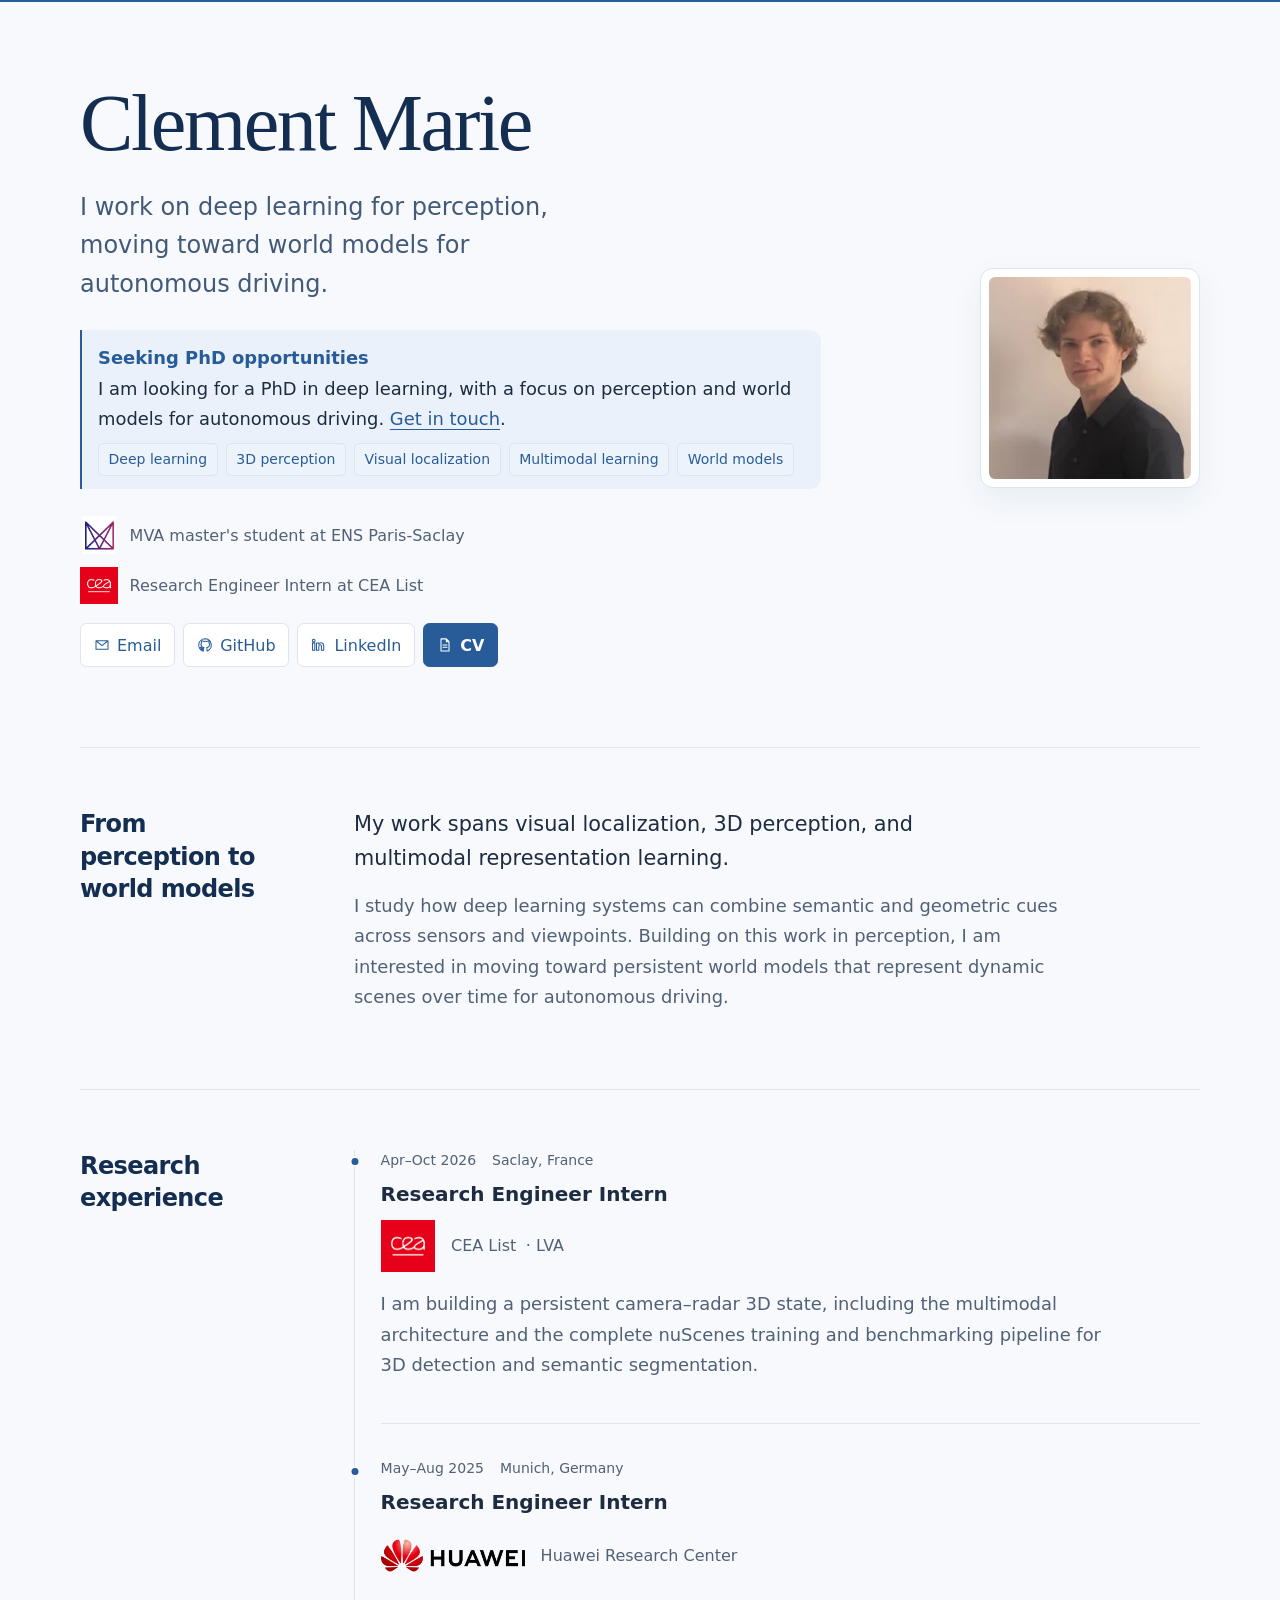
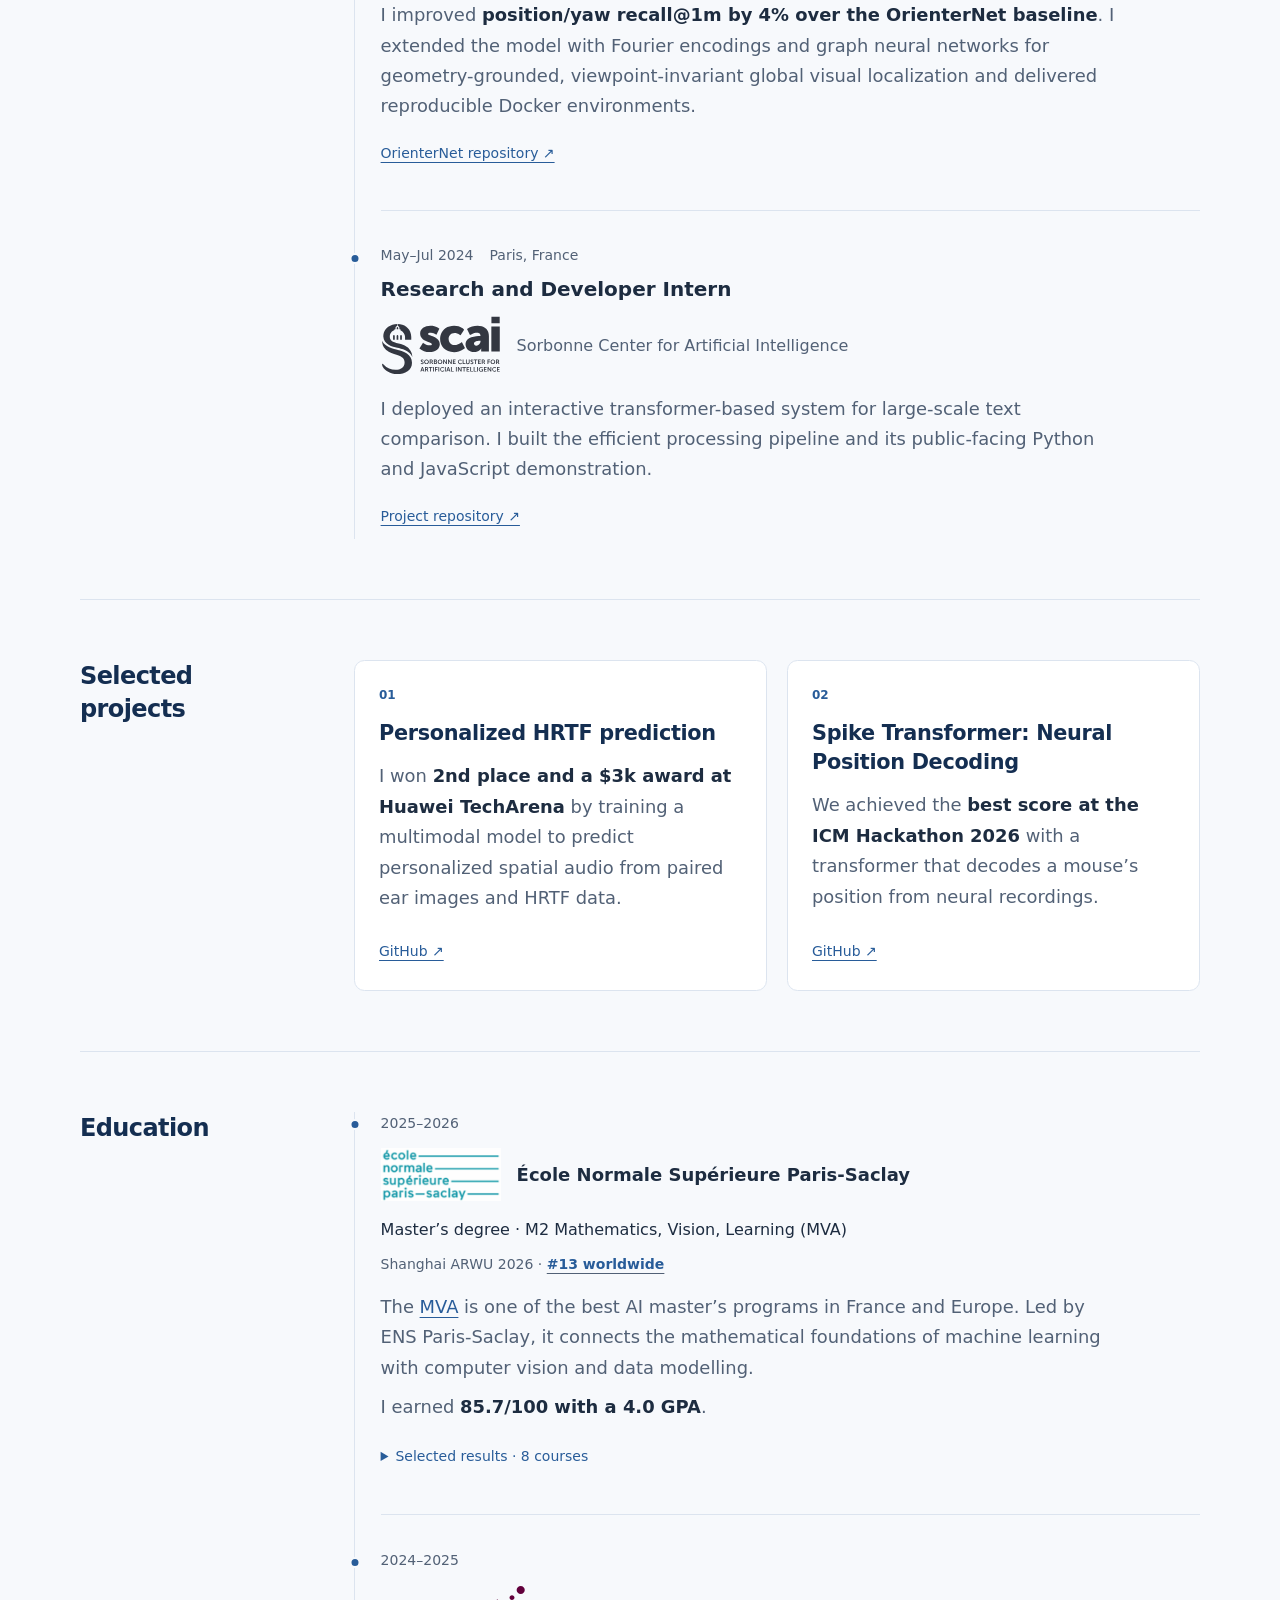
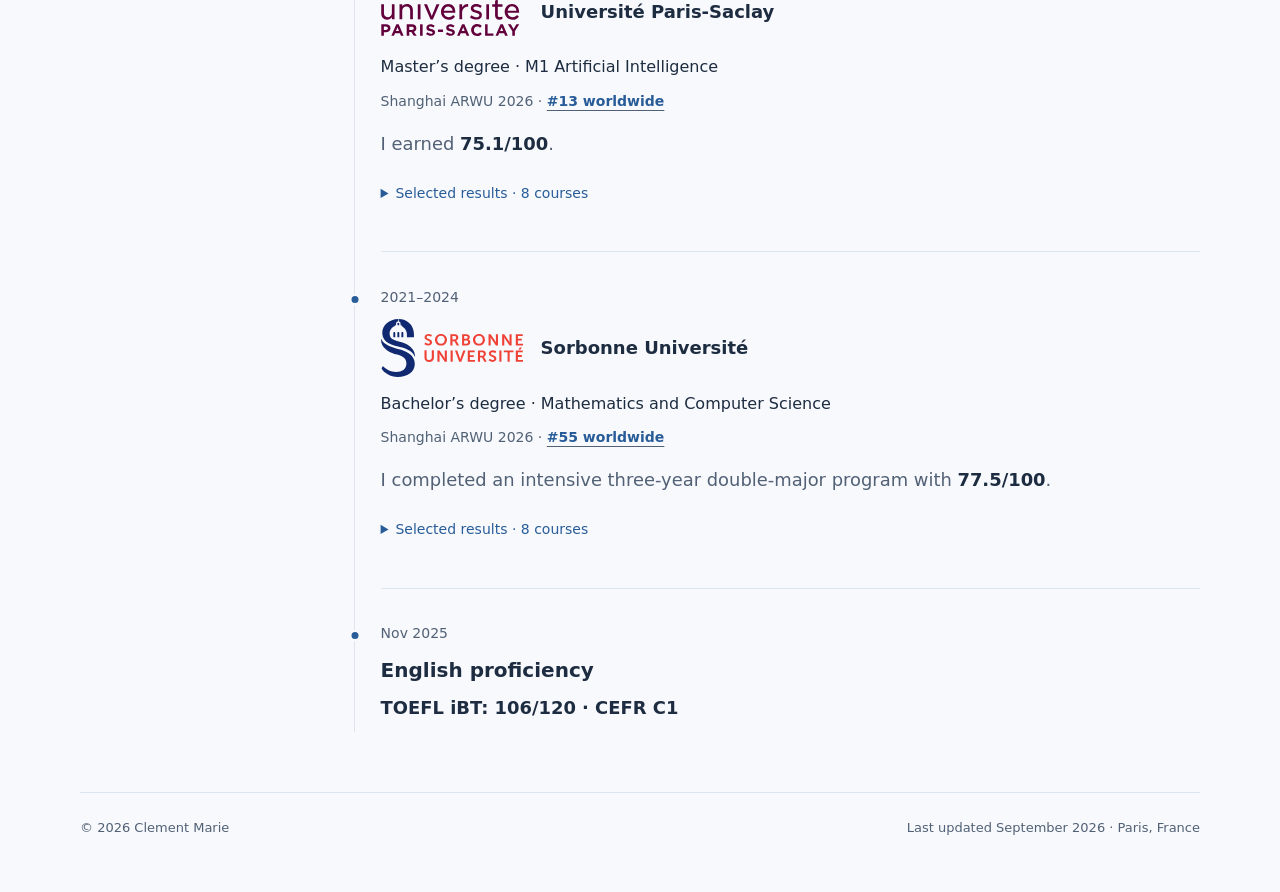
<file: index.html>
<!doctype html>
<html lang="en">
<head>
  <meta name="google-site-verification" content="fOb8-AG1AuAUw7c9DAkh1TUGVYJUdQUQ2X-mG0XDECs" />
  <meta charset="utf-8"><meta name="viewport" content="width=device-width, initial-scale=1"><meta name="theme-color" content="#f7f9fc">
  <meta name="description" content="Clement Marie is seeking PhD opportunities in deep learning, perception, and world models for autonomous driving. MVA master's student and research engineer at CEA List.">
  <meta property="og:type" content="profile"><meta property="og:title" content="Clement Marie | Deep Learning &amp; 3D Perception Research"><meta property="og:description" content="Seeking PhD opportunities in deep learning, perception, and world models for autonomous driving.">
  <title>Clement Marie | Deep Learning &amp; 3D Perception Research</title><link rel="stylesheet" href="styles.min.css?v=20260907-blue-design">
  <link rel="canonical" href="https://clmrie.github.io/">
  <link rel="icon" href="assets/favicon.svg" type="image/svg+xml">
  <meta property="og:url" content="https://clmrie.github.io/">
  <meta property="og:site_name" content="Clement Marie">
  <meta property="og:image" content="https://clmrie.github.io/assets/clement-marie-660.webp">
  <meta property="og:image:alt" content="Clement Marie">
  <meta name="twitter:card" content="summary">
  <script type="application/ld+json">{"@context":"https://schema.org","@graph":[{"@type":"WebSite","@id":"https://clmrie.github.io/#website","url":"https://clmrie.github.io/","name":"Clement Marie","alternateName":["Clément Marie","Clement Marie Research"],"inLanguage":"en","publisher":{"@id":"https://clmrie.github.io/#person"}},{"@type":"ProfilePage","mainEntity":{"@type":"Person","name":"Clement Marie","email":"mailto:marieclement172@gmail.com","jobTitle":"Research Engineer Intern","affiliation":[{"@type":"Organization","name":"CEA List"},{"@type":"CollegeOrUniversity","name":"École Normale Supérieure Paris-Saclay"}],"knowsAbout":["Multimodal perception","3D scene representation","Camera-radar fusion","Robotics","Autonomous driving"],"sameAs":["https://github.com/clmrie","https://www.linkedin.com/in/clement-marie/"],"@id":"https://clmrie.github.io/#person","url":"https://clmrie.github.io/","alternateName":"Clément Marie","image":"https://clmrie.github.io/assets/clement-marie-660.webp","givenName":"Clement","familyName":"Marie"},"url":"https://clmrie.github.io/","name":"Clement Marie: Deep Learning & 3D Perception Research","@id":"https://clmrie.github.io/#profile","isPartOf":{"@id":"https://clmrie.github.io/#website"},"inLanguage":"en"}]}</script>
</head>
<body>
  <svg class="icon-sprite" aria-hidden="true"><symbol id="i-mail" viewBox="0 0 24 24"><path d="M3 5.5h18v13H3zM3.5 6l8.5 7 8.5-7"/></symbol><symbol id="i-github" viewBox="0 0 24 24"><path class="fill" d="M12 2.7a9.5 9.5 0 0 0-3 18.5c.5.1.7-.2.7-.5v-1.9c-2.8.6-3.4-1.2-3.4-1.2-.5-1.2-1.1-1.5-1.1-1.5-.9-.6.1-.6.1-.6 1 0 1.6 1 1.6 1 .9 1.6 2.4 1.1 3 .9.1-.7.4-1.1.7-1.4-2.3-.3-4.6-1.1-4.6-5a3.9 3.9 0 0 1 1-2.7 3.6 3.6 0 0 1 .1-2.7s.8-.3 2.8 1a9.7 9.7 0 0 1 5.1 0c1.9-1.3 2.8-1 2.8-1a3.6 3.6 0 0 1 .1 2.7 3.9 3.9 0 0 1 1 2.7c0 3.9-2.4 4.8-4.6 5 .4.3.7.9.7 1.8v2.6c0 .4.2.6.7.5A9.5 9.5 0 0 0 12 2.7z"/></symbol><symbol id="i-linkedin" viewBox="0 0 24 24"><path class="fill" d="M4 3.5a2 2 0 1 1 0 4 2 2 0 0 1 0-4zM2.3 9h3.4v11H2.3zM8.2 9h3.3v1.5h.1c.5-.9 1.6-1.9 3.3-1.9 3.5 0 4.2 2.3 4.2 5.3V20h-3.5v-5.4c0-1.3 0-3-1.8-3s-2.1 1.4-2.1 2.9V20H8.2z"/></symbol><symbol id="i-file" viewBox="0 0 24 24"><path d="M6 2.8h8l4 4V21H6zM14 3v4h4M9 12h6M9 15.5h6"/></symbol><symbol id="i-code" viewBox="0 0 24 24"><path d="m9 6-6 6 6 6M15 6l6 6-6 6M14 3 10 21"/></symbol><symbol id="i-web" viewBox="0 0 24 24"><circle cx="12" cy="12" r="9"/><path d="M3 12h18M12 3a14 14 0 0 1 0 18M12 3a14 14 0 0 0 0 18"/></symbol></svg>
  <a class="skip-link" href="#content">Skip to content</a>
  <div class="reading-progress" aria-hidden="true"></div>
  <main id="content">
    <section class="intro" id="top">
      <div class="intro-copy"><h1>Clement Marie</h1><p class="hero-statement">I work on deep learning for perception, moving toward world models for autonomous driving.</p><div class="phd-interest"><strong>Seeking PhD opportunities</strong><br>I am looking for a PhD in deep learning, with a focus on perception and world models for autonomous driving. <a href="mailto:marieclement172@gmail.com?subject=PhD%20opportunity">Get in touch</a>.<div class="topic-list"><span>Deep learning</span><span>3D perception</span><span>Visual localization</span><span>Multimodal learning</span><span>World models</span></div></div><p class="position"><a class="affiliation-line" href="https://www.master-mva.com/"><img src="assets/logos/mva.png" alt="" width="48" height="48" decoding="async">MVA master's student at ENS Paris-Saclay</a><a class="affiliation-line" href="https://list.cea.fr/en/"><img src="assets/logos/cea.png" alt="" width="48" height="48" decoding="async">Research Engineer Intern at CEA List</a></p><div class="quick-links"><a href="mailto:marieclement172@gmail.com"><svg><use href="#i-mail"/></svg>Email</a><a href="https://github.com/clmrie" rel="me"><svg><use href="#i-github"/></svg>GitHub</a><a href="https://www.linkedin.com/in/clement-marie/" rel="me"><svg><use href="#i-linkedin"/></svg>LinkedIn</a><a href="assets/clement-marie-resume.pdf"><svg><use href="#i-file"/></svg>CV</a></div></div>
      <figure class="portrait"><img src="assets/clement-marie-440.webp" srcset="assets/clement-marie-220.webp 220w, assets/clement-marie-440.webp 440w, assets/clement-marie-660.webp 660w" sizes="(max-width: 760px) min(52vw, 190px), 220px" fetchpriority="high" decoding="async" alt="Portrait of Clement Marie" width="800" height="800"></figure>
    </section>
    <section class="section" id="research"><header class="section-title"><h2>From perception to world models</h2></header><div class="research-copy"><p>My work spans visual localization, 3D perception, and multimodal representation learning.</p><p class="supporting-copy">I study how deep learning systems can combine semantic and geometric cues across sensors and viewpoints. Building on this work in perception, I am interested in moving toward persistent world models that represent dynamic scenes over time for autonomous driving.</p></div></section>
    <section class="section" id="experience"><header class="section-title"><h2>Research experience</h2></header><div class="entries">
      <article class="entry"><div class="when"><time>Apr–Oct 2026</time><span>Saclay, France</span></div><div><h3>Research Engineer Intern</h3><p class="institution"><a class="institution-brand" href="https://list.cea.fr/en/"><img src="assets/logos/cea.png" alt="" width="48" height="48" decoding="async" loading="lazy">CEA List</a><span>· LVA</span></p><p>I am building a persistent camera–radar 3D state, including the multimodal architecture and the complete nuScenes training and benchmarking pipeline for 3D detection and semantic segmentation.</p></div></article>
      <article class="entry"><div class="when"><time>May–Aug 2025</time><span>Munich, Germany</span></div><div><h3>Research Engineer Intern</h3><p class="institution"><a class="institution-brand" href="https://www.huawei.com/"><img src="assets/logos/huawei.png" alt="" width="48" height="48" decoding="async" loading="lazy">Huawei Research Center</a></p><p>I improved <strong>position/yaw recall@1m by 4% over the OrienterNet baseline</strong>. I extended the model with Fourier encodings and graph neural networks for geometry-grounded, viewpoint-invariant global visual localization and delivered reproducible Docker environments.</p><p class="entry-links"><a href="https://github.com/clmrie/OrienterNet">OrienterNet repository ↗</a></p></div></article>
      <article class="entry"><div class="when"><time>May–Jul 2024</time><span>Paris, France</span></div><div><h3>Research and Developer Intern</h3><p class="institution"><a class="institution-brand" href="https://scai.sorbonne-universite.fr/"><img src="assets/logos/scai.svg" alt="" width="48" height="48" decoding="async" loading="lazy">Sorbonne Center for Artificial Intelligence</a></p><p>I deployed an interactive transformer-based system for large-scale text comparison. I built the efficient processing pipeline and its public-facing Python and JavaScript demonstration.</p><p class="entry-links"><a href="https://github.com/clmrie/VERSUS-Obtic">Project repository ↗</a></p></div></article>
    </div></section>
    <section class="section" id="projects"><header class="section-title"><h2>Selected projects</h2></header><div class="project-list">
      <article class="project"><b>01</b><div><h3>Personalized HRTF prediction</h3><p>I won <strong>2nd place and a $3k award at Huawei TechArena</strong> by training a multimodal model to predict personalized spatial audio from paired ear images and HRTF data.</p></div><a href="https://github.com/clmrie/HRTF_prediction_Huawei">GitHub ↗</a></article>
      <article class="project"><b>02</b><div><h3>Spike Transformer: Neural Position Decoding</h3><p>We achieved the <strong>best score at the ICM Hackathon 2026</strong> with a transformer that decodes a mouse’s position from neural recordings.</p></div><a href="https://github.com/clmrie/theta-gang">GitHub ↗</a></article>
    </div></section>
    <section class="section" id="education"><header class="section-title"><h2>Education</h2></header><div class="education-list">
      <article><time>2025–2026</time><div><h3><a class="institution-brand" href="https://ens-paris-saclay.fr/"><img src="assets/logos/ens-paris-saclay.png" alt="" width="48" height="48" decoding="async" loading="lazy">École Normale Supérieure Paris-Saclay</a></h3><p class="degree-label">Master’s degree · M2 Mathematics, Vision, Learning (MVA)</p><p class="ranking-note">Shanghai ARWU 2026 · <a href="https://www.shanghairanking.com/universities/paris-saclay-university" title="Université Paris-Saclay institutional ranking, including ENS Paris-Saclay"><strong>#13 worldwide</strong></a></p><p class="program-description">The <a href="https://www.master-mva.com/">MVA</a> is one of the best AI master’s programs in France and Europe. Led by ENS Paris-Saclay, it connects the mathematical foundations of machine learning with computer vision and data modelling.</p><p>I earned <strong>85.7/100 with a 4.0 GPA</strong>.</p><details class="academic-details"><summary>Selected results · 8 courses</summary><ul><li><span>Deep Learning</span><strong>15/20</strong></li><li><span>Geometry Processing &amp; Geometric Deep Learning</span><strong>17.9/20</strong></li><li><span>Probabilistic Graphical &amp; Deep Generative Models</span><strong>16.5/20</strong></li><li><span>Detection Theory</span><strong>17/20</strong></li><li><span>Remote Sensing Data</span><strong>16.5/20</strong></li><li><span>Large Language Models for Code and Proof</span><strong>19.7/20</strong></li><li><span>Interactions: Complexity, Stochasticity, Extrema &amp; Rare Events</span><strong>19/20</strong></li><li><span>Audio Signal Analysis</span><strong>15.5/20</strong></li></ul></details></div></article>
      <article><time>2024–2025</time><div><h3><a class="institution-brand" href="https://www.universite-paris-saclay.fr/"><img src="assets/logos/paris-saclay.svg" alt="" width="48" height="48" decoding="async" loading="lazy">Université Paris-Saclay</a></h3><p class="degree-label">Master’s degree · M1 Artificial Intelligence</p><p class="ranking-note">Shanghai ARWU 2026 · <a href="https://www.shanghairanking.com/universities/paris-saclay-university"><strong>#13 worldwide</strong></a></p><p>I earned <strong>75.1/100</strong>.</p><details class="academic-details"><summary>Selected results · 8 courses</summary><ul><li><span>Foundational Principles of Machine Learning</span><strong>15.75/20</strong></li><li><span>Machine Learning Algorithms</span><strong>15.06/20</strong></li><li><span>Deep Learning</span><strong>15.4/20</strong></li><li><span>Mathematics for Data Science</span><strong>17.5/20</strong></li><li><span>Optimization</span><strong>14.2/20</strong></li><li><span>Information Theory</span><strong>15.8/20</strong></li><li><span>Research Project</span><strong>16/20</strong></li><li><span>Hands-on Natural Language Processing</span><strong>17.2/20</strong></li></ul></details></div></article>
      <article><time>2021–2024</time><div><h3><a class="institution-brand" href="https://www.sorbonne-universite.fr/"><img src="assets/logos/sorbonne.svg" alt="" width="48" height="48" decoding="async" loading="lazy">Sorbonne Université</a></h3><p class="degree-label">Bachelor’s degree · Mathematics and Computer Science</p><p class="ranking-note">Shanghai ARWU 2026 · <a href="https://www.shanghairanking.com/universities/sorbonne-university"><strong>#55 worldwide</strong></a></p><p>I completed an intensive three-year double-major program with <strong>77.5/100</strong>.</p><details class="academic-details"><summary>Selected results · 8 courses</summary><ul><li><span>Algorithms II</span><strong>15.42/20</strong></li><li><span>Algorithms I <small>top 7%</small></span><strong>16.68/20</strong></li><li><span>Introduction to Probabilities</span><strong>15.11/20</strong></li><li><span>Data Sciences <small>top 3%</small></span><strong>19.14/20</strong></li><li><span>Numerical Analysis</span><strong>18.4/20</strong></li><li><span>Functional Analysis</span><strong>17.1/20</strong></li><li><span>Calculability &amp; Decidability</span><strong>18.37/20</strong></li><li><span>Lebesgue Integral on R<sup>n</sup> <small>top 1.4%</small></span><strong>19.6/20</strong></li></ul></details></div></article>
      <article class="language-credential"><time>Nov 2025</time><div><h3>English proficiency</h3><p><strong>TOEFL iBT: 106/120 · CEFR C1</strong></p></div></article>
    </div></section>
  </main>
  <footer><p>© <span id="year"></span> Clement Marie</p><p>Last updated September 2026 · Paris, France</p></footer><script src="script.js?v=20260907-public" defer></script>
</body></html>
</file>
<file: styles.min.css>
:root{--paper:#f7f9fc;--ink:#1d2c40;--muted:#526176;--accent:#285c99;--line:#dce4ef;--side:clamp(1.25rem,5vw,3rem)}*{box-sizing:border-box}html{overflow-wrap:anywhere}body{margin:0;background:var(--paper);color:var(--ink);font:400 16px/1.7 system-ui,-apple-system,Segoe UI,sans-serif}a{color:var(--accent);text-underline-offset:.25em;text-decoration-thickness:1px}a:hover{text-decoration:underline}:focus-visible{outline:2px solid var(--accent);outline-offset:5px;border-radius:2px}::selection{background:#dce9fa}main,footer{width:min(calc(100% - 2 * var(--side)),1120px);margin-inline:auto}.skip-link{position:fixed;top:-5rem;left:1rem;z-index:20;background:var(--ink);color:#fff;padding:.6rem 1rem}.skip-link:focus{top:1rem}.icon-sprite{position:absolute;width:0;height:0;overflow:hidden}h1,h2,h3,p{margin-top:0}h1{font-family:Georgia,Times New Roman,serif;font-weight:400}h2{font-family:system-ui,-apple-system,Segoe UI,sans-serif;font-weight:600}.intro{display:grid;grid-template-columns:minmax(0,1fr) 220px;column-gap:clamp(3rem,7vw,6rem);align-items:center;padding:5rem 0}.section-title>p{font-size:.69rem;letter-spacing:.13em;text-transform:uppercase;font-weight:600;color:var(--muted)}.intro h1{margin-bottom:1.35rem;font-size:clamp(3rem,6.5vw,5rem);line-height:1.08;letter-spacing:-.045em}.hero-statement{max-width:35ch;margin-bottom:1.7rem;font:400 clamp(1.2rem,2vw,1.5rem)/1.6 system-ui,sans-serif;color:#425a77}.phd-interest{max-width:56ch;margin:1.5rem 0;padding:.8rem 1rem;border-left:3px solid var(--accent);border-radius:0 .65rem .65rem 0;background:#eaf1fa;font-size:1rem;line-height:1.6}.phd-interest strong,.phd-interest a{color:var(--accent)}.position{margin:1.4rem 0 1rem;font-size:.88rem;color:var(--muted)}.affiliation-line{display:flex;align-items:center;gap:.7rem;width:fit-content;max-width:100%;color:inherit;text-decoration:none;min-height:44px}.affiliation-line img{width:2.4rem;height:2.4rem;flex-shrink:0;object-fit:contain}.affiliation-line+.affiliation-line{margin-top:.4rem}.quick-links{display:flex;flex-wrap:wrap;gap:.25rem 1.3rem}.quick-links a{display:inline-flex;align-items:center;gap:.45rem;min-height:44px;font-size:.86rem;text-decoration:none}.quick-links a:last-child{font-weight:600}.quick-links a:hover{text-decoration:underline}.quick-links svg{width:1rem;height:1rem;flex:none;fill:none;stroke:currentColor;stroke-width:1.55;stroke-linecap:round;stroke-linejoin:round}.quick-links svg .fill{fill:currentColor;stroke:none}.portrait{width:220px;margin:0;align-self:start;margin-top:3.1rem}.portrait img{display:block;width:100%;height:auto;aspect-ratio:1;object-fit:cover;border-radius:4px}.section{display:grid;grid-template-columns:210px minmax(0,1fr);gap:4rem;padding:3.75rem 0;border-top:1px solid var(--line);scroll-margin-top:2rem}.intro>*,.section>*,.entry>*,.project>*,.education-list article>*{min-width:0}.section-title{align-self:start}.section-title>p{margin-bottom:.85rem}.section-title h2{margin:0;font-size:1.65rem;line-height:1.25;letter-spacing:-.025em}.research-copy>p{font:500 1.3rem/1.6 system-ui,sans-serif;margin-bottom:1rem;max-width:50ch}.research-copy>.supporting-copy{font:1rem/1.8 system-ui,sans-serif;color:var(--muted);max-width:65ch}.topic-list{display:flex;flex-wrap:wrap;gap:.4rem 1rem;padding-top:.5rem}.topic-list span{font-size:.76rem;color:var(--accent);white-space:normal}.topic-list span:before{content:"/";color:#6b83a0;margin-right:.5rem}.entry,.education-list article{display:grid;grid-template-columns:1fr;gap:.6rem;padding:2.1rem 0;border-bottom:1px solid var(--line)}.entries>.entry:first-child,.education-list>article:first-child{padding-top:0}.entries>.entry:last-child,.education-list>article:last-child{border-bottom:0;padding-bottom:0}.when{display:flex;flex-wrap:wrap;gap:.4rem 1rem;font-size:.75rem;line-height:1.5;color:var(--muted)}.when time,.education-list time{font-size:.75rem;font-weight:500;color:var(--muted);font-variant-numeric:tabular-nums}.entry h3,.project h3,.education-list h3{margin:0;font-size:1.13rem;line-height:1.45;font-weight:600;letter-spacing:-.015em}.institution{display:flex;flex-wrap:wrap;align-items:center;gap:.3rem .6rem;margin:.65rem 0 1rem;font-size:.9rem;color:var(--muted)}.institution-brand{display:flex;flex-wrap:wrap;align-items:center;gap:.6rem 1rem;width:fit-content;max-width:100%;color:inherit;text-decoration:none}.institution-brand img{width:9rem;height:3.6rem;object-fit:contain;object-position:left center;flex-shrink:0}.institution-brand img[src$="cea.png"]{width:3.4rem;height:3.4rem}.institution-brand img[src$="scai.svg"]{width:7.5rem;height:4rem}.institution-brand img[src$="ens-paris-saclay.png"]{width:7.5rem}.entry>div:last-child>p:not(.institution):not(.entry-links),.project p,.education-list p{margin:.55rem 0;color:var(--muted);font-size:.96rem;line-height:1.8;max-width:68ch}strong{font-weight:600;color:var(--ink)}.entry-links{margin:.65rem 0 0}.entry-links a,.project>a{display:inline-flex;align-items:center;min-height:44px;font-size:.82rem}.project-list{display:grid;grid-template-columns:1fr 1fr;gap:2rem}.project{display:flex;flex-direction:column;align-items:flex-start;padding-top:1rem;border-top:2px solid var(--ink)}.project>b{font-size:.72rem;font-weight:400;color:var(--muted);margin-bottom:1.1rem}.project h3{font:600 1.3rem/1.4 system-ui,sans-serif;letter-spacing:-.015em}.project p{margin-top:.8rem;font-size:.93rem}.project>a{margin-top:auto;padding-top:.75rem}.education-list .institution-brand{align-items:center;font-size:1.05rem}.education-list .degree-label{margin-top:.8rem;color:var(--ink);font-size:.9rem}.academic-details{margin-top:.9rem}.academic-details summary{width:fit-content;max-width:100%;min-height:44px;padding:.5rem 0;cursor:pointer;color:var(--accent);font-size:.82rem}.academic-details ul{display:grid;gap:.6rem;margin:.75rem 0 0;padding:1rem 0 0;border-top:1px solid var(--line);list-style:none}.academic-details li{display:flex;align-items:baseline;justify-content:space-between;gap:1rem;font-size:.88rem}.academic-details li>span{min-width:0}.academic-details li>strong{flex:none;font-variant-numeric:tabular-nums}.academic-details small{color:var(--muted);font-size:.75rem}footer{display:flex;justify-content:space-between;flex-wrap:wrap;gap:0 1rem;border-top:1px solid var(--line);padding:1.5rem 0 2.5rem;color:var(--muted);font-size:.73rem}.reading-progress{display:none}@media(min-width:1000px){.section-title{position:sticky;top:2rem}}@media(max-width:1000px){.intro{gap:2.5rem}.section{grid-template-columns:145px minmax(0,1fr);gap:2.5rem}.project-list{grid-template-columns:1fr;gap:2rem}}@media(max-width:760px){.intro{grid-template-columns:1fr;padding:3.25rem 0 3rem;gap:2rem}.intro h1{font-size:clamp(2.7rem,11vw,4rem)}.portrait{width:min(52vw,190px);margin:0}.section{grid-template-columns:1fr;gap:1.8rem;padding:2.75rem 0}.section-title>p{margin-bottom:.5rem}.section-title h2{font-size:1.8rem}.project-list{grid-template-columns:1fr 1fr;gap:1.5rem}.institution-brand{flex-direction:column;align-items:flex-start;gap:.55rem}.institution{align-items:flex-end}.education-list .institution-brand{align-items:flex-start}.academic-details li{flex-wrap:wrap;gap:.4rem}}@media(max-width:520px){.project-list{grid-template-columns:1fr;gap:2rem}.quick-links{gap:.15rem 1.1rem}.research-copy>p{font-size:1.2rem}.research-copy>.supporting-copy{font-size:.96rem}}@media(prefers-reduced-motion:no-preference){html{scroll-behavior:smooth}.quick-links a svg{transition:transform .18s ease}.academic-details[open] ul{animation:details-in .2s ease-out}@keyframes details-in{0%{opacity:.6;transform:translateY(-4px)}to{opacity:1;transform:none}}@supports (animation-timeline:scroll()){.reading-progress{display:block;position:fixed;inset:0 0 auto;height:2px;background:var(--accent);z-index:30;transform-origin:left;animation:reading linear both;animation-timeline:scroll()}@keyframes reading{0%{transform:scaleX(0)}to{transform:scaleX(1)}}}}@media(hover:hover)and (prefers-reduced-motion:no-preference){.quick-links a:hover svg{transform:translateY(-2px)}}@media print{.reading-progress{display:none}.section-title{position:static}.section{break-inside:auto}body{background:#fff}}.section{position:relative}.section:before{content:"";position:absolute;top:-1px;left:0;width:100%;height:1px;background:var(--accent);opacity:0;transform:scaleX(0);transform-origin:left;pointer-events:none}@media(prefers-reduced-motion:no-preference){.section.section-arrived:before{animation:section-divider 1.1s cubic-bezier(.22,.7,.25,1) both}@keyframes section-divider{0%{opacity:.7;transform:scaleX(0)}65%{opacity:.5;transform:scaleX(1)}to{opacity:0;transform:scaleX(1)}}}.education-list .ranking-note{font-size:.79rem;line-height:1.65;margin:.6rem 0 1rem;color:var(--muted)}.ranking-note a{color:inherit}.ranking-note strong{color:var(--accent)}@media(prefers-reduced-motion:no-preference){.reveal-pending{opacity:0}}@media print{.reveal-pending{opacity:1!important}}:root{--muted:#526176;--reading-size:clamp(1.0625rem,1rem + .15vw,1.125rem)}body{font-size:var(--reading-size);line-height:1.7}.entry>div:last-child>p:not(.institution):not(.entry-links),.project p,.education-list p,.research-copy>.supporting-copy,.phd-interest{font-size:var(--reading-size);line-height:1.7;max-width:65ch}.research-copy>.supporting-copy{font-family:system-ui,-apple-system,Segoe UI,sans-serif}.position,.institution,.education-list .degree-label,.quick-links a{font-size:1rem}.when,.when time,.education-list time,.topic-list span,.entry-links a,.project>a,.academic-details summary,.education-list .ranking-note{font-size:.875rem}.academic-details li{font-size:1rem;line-height:1.65}.academic-details small,footer{font-size:.8125rem}.section-title>p{font-size:.8125rem;letter-spacing:.08em}.entry h3,.education-list h3{font-size:1.25rem;letter-spacing:normal;line-height:1.4}.education-list .institution-brand{font-size:1.125rem}.institution-brand img{max-width:100%}.intro h1{letter-spacing:-.03em}.portrait{margin-top:.5rem}@media(max-width:760px){.portrait{margin-top:0}}.section[data-reveal-from=right]:before{transform-origin:right}.section-title>p{color:var(--accent)}.project{border-top-color:var(--line)}.phd-interest{border-left-width:2px}.intro h1{color:#142e51}.portrait{padding:.5rem;background:#fff;border:1px solid var(--line);border-radius:.8rem;box-shadow:0 12px 32px #173c6810;align-self:center}.portrait img{border-radius:.4rem}.section-title>p{display:flex;align-items:center;gap:.6rem;font-size:.75rem;letter-spacing:.1em}.section-title>p:before{content:"";width:1.3rem;height:2px;background:var(--accent);flex:none}.section-title h2{color:#142e51;font-size:1.5rem;line-height:1.35;letter-spacing:-.025em}.quick-links{gap:.5rem}.quick-links a{padding:.45rem .8rem;min-height:44px;border:1px solid var(--line);border-radius:.4rem;background:#fff;text-decoration:none}.quick-links a:last-child{background:var(--accent);color:#fff;border-color:var(--accent)}.quick-links a:hover{border-color:var(--accent)}.quick-links a:last-child:hover{background:#204d82}.project-list{gap:1.25rem}.project{padding:1.5rem;border:1px solid var(--line);border-radius:.65rem;background:#fff}.project>b{font-size:.75rem;font-weight:600;color:var(--accent);margin-bottom:.85rem}.project h3{color:#142e51}.project>a{padding-top:1rem}.topic-list{gap:.5rem}.topic-list span{border:1px solid var(--line);border-radius:.3rem;padding:.25rem .6rem;background:#edf3fa}.topic-list span:before{content:none}.entries,.education-list{border-left:1px solid var(--line);padding-left:1.6rem}.entry,.education-list article{position:relative}.entry:before,.education-list article:before{content:"";position:absolute;left:-1.6rem;top:2.6rem;width:7px;height:7px;background:var(--accent);border:2px solid var(--paper);box-sizing:content-box;border-radius:50%;transform:translate(-50%)}.entry:first-child:before,.education-list article:first-child:before{top:.4rem}.academic-details summary{font-weight:500}@media(max-width:760px){.intro{padding:3rem 0;gap:2rem}.portrait{align-self:start;justify-self:start}.entries,.education-list{padding-left:1rem}.entry:before,.education-list article:before{left:-1rem}.section-title h2{font-size:1.5rem}.project{padding:1.2rem}.quick-links a{padding-inline:.65rem;font-size:.9rem}}@media(prefers-reduced-motion:no-preference){.project,.quick-links a{transition:border-color .2s ease,background-color .2s ease}}@media(hover:hover){.project:hover{border-color:#8baad0}}@media print{.portrait{box-shadow:none}.project{background:none}.quick-links a:last-child{background:none;color:var(--ink)}}
</file>
